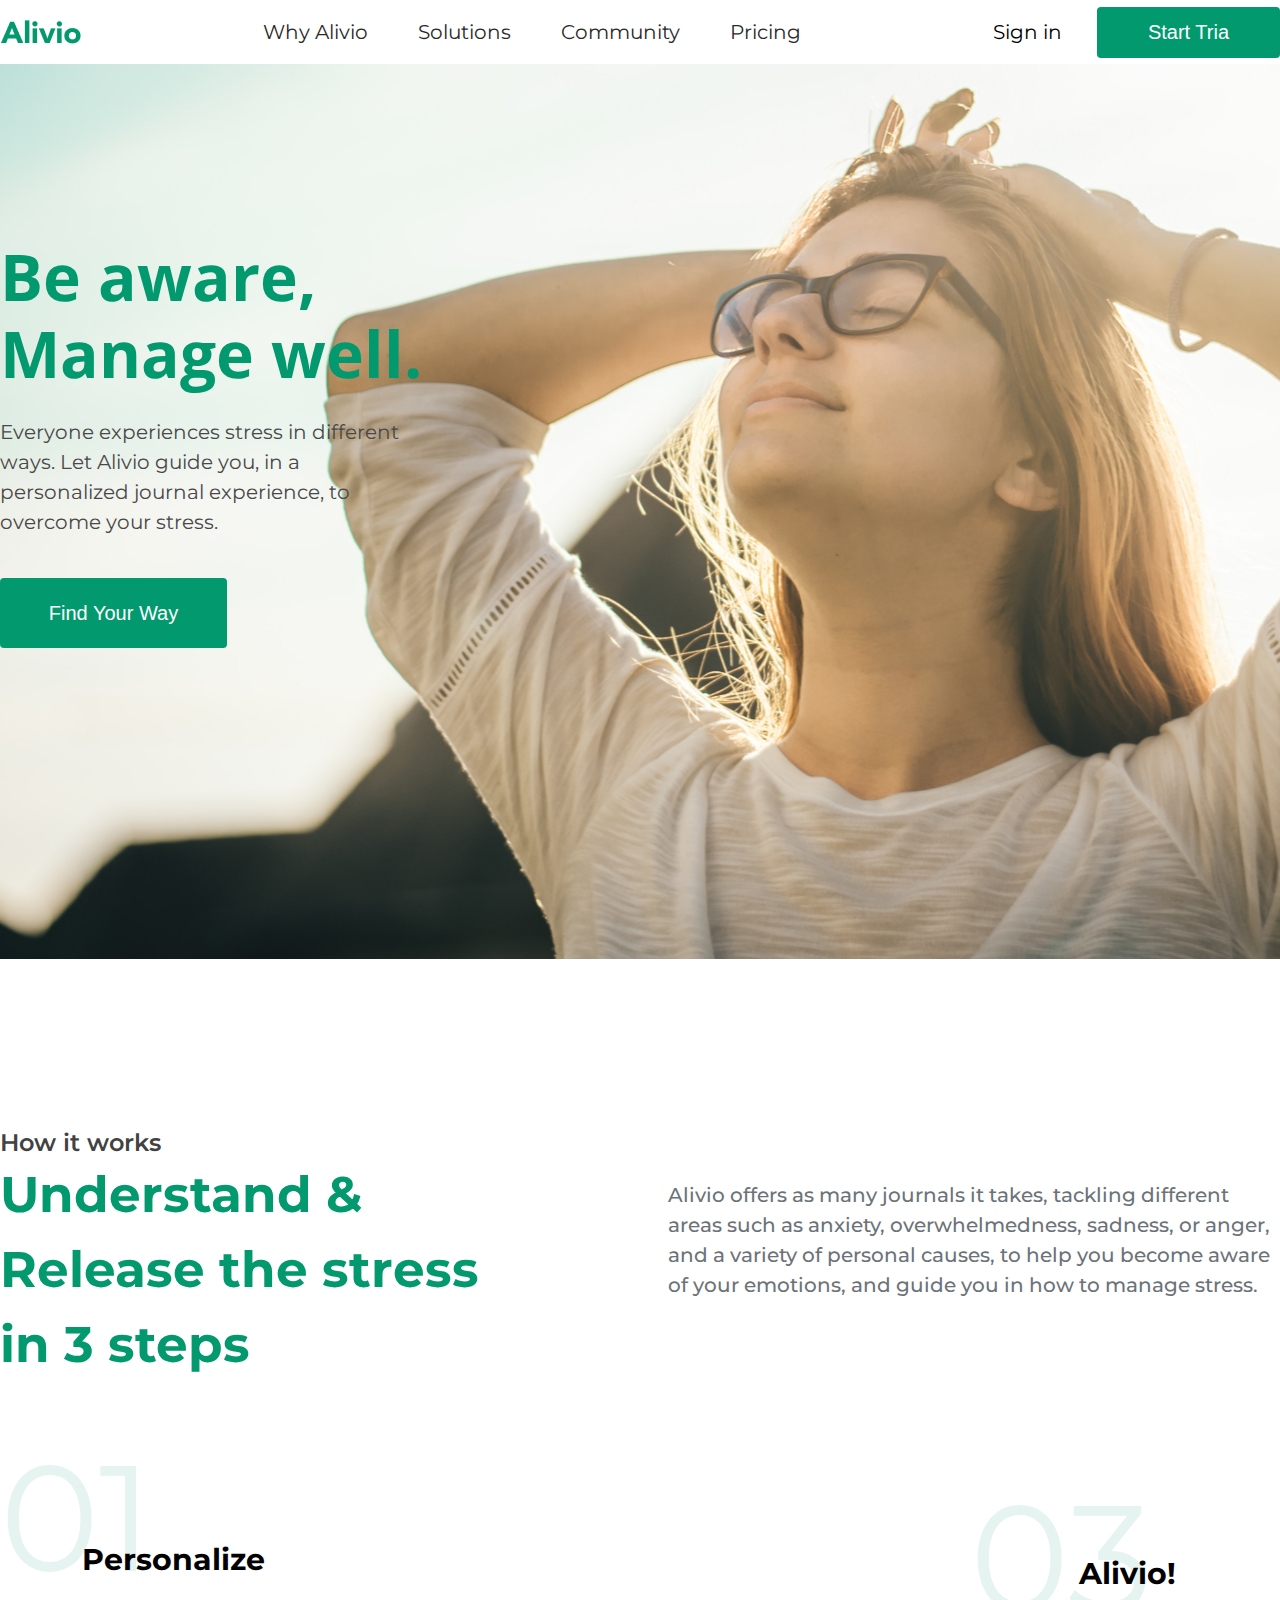
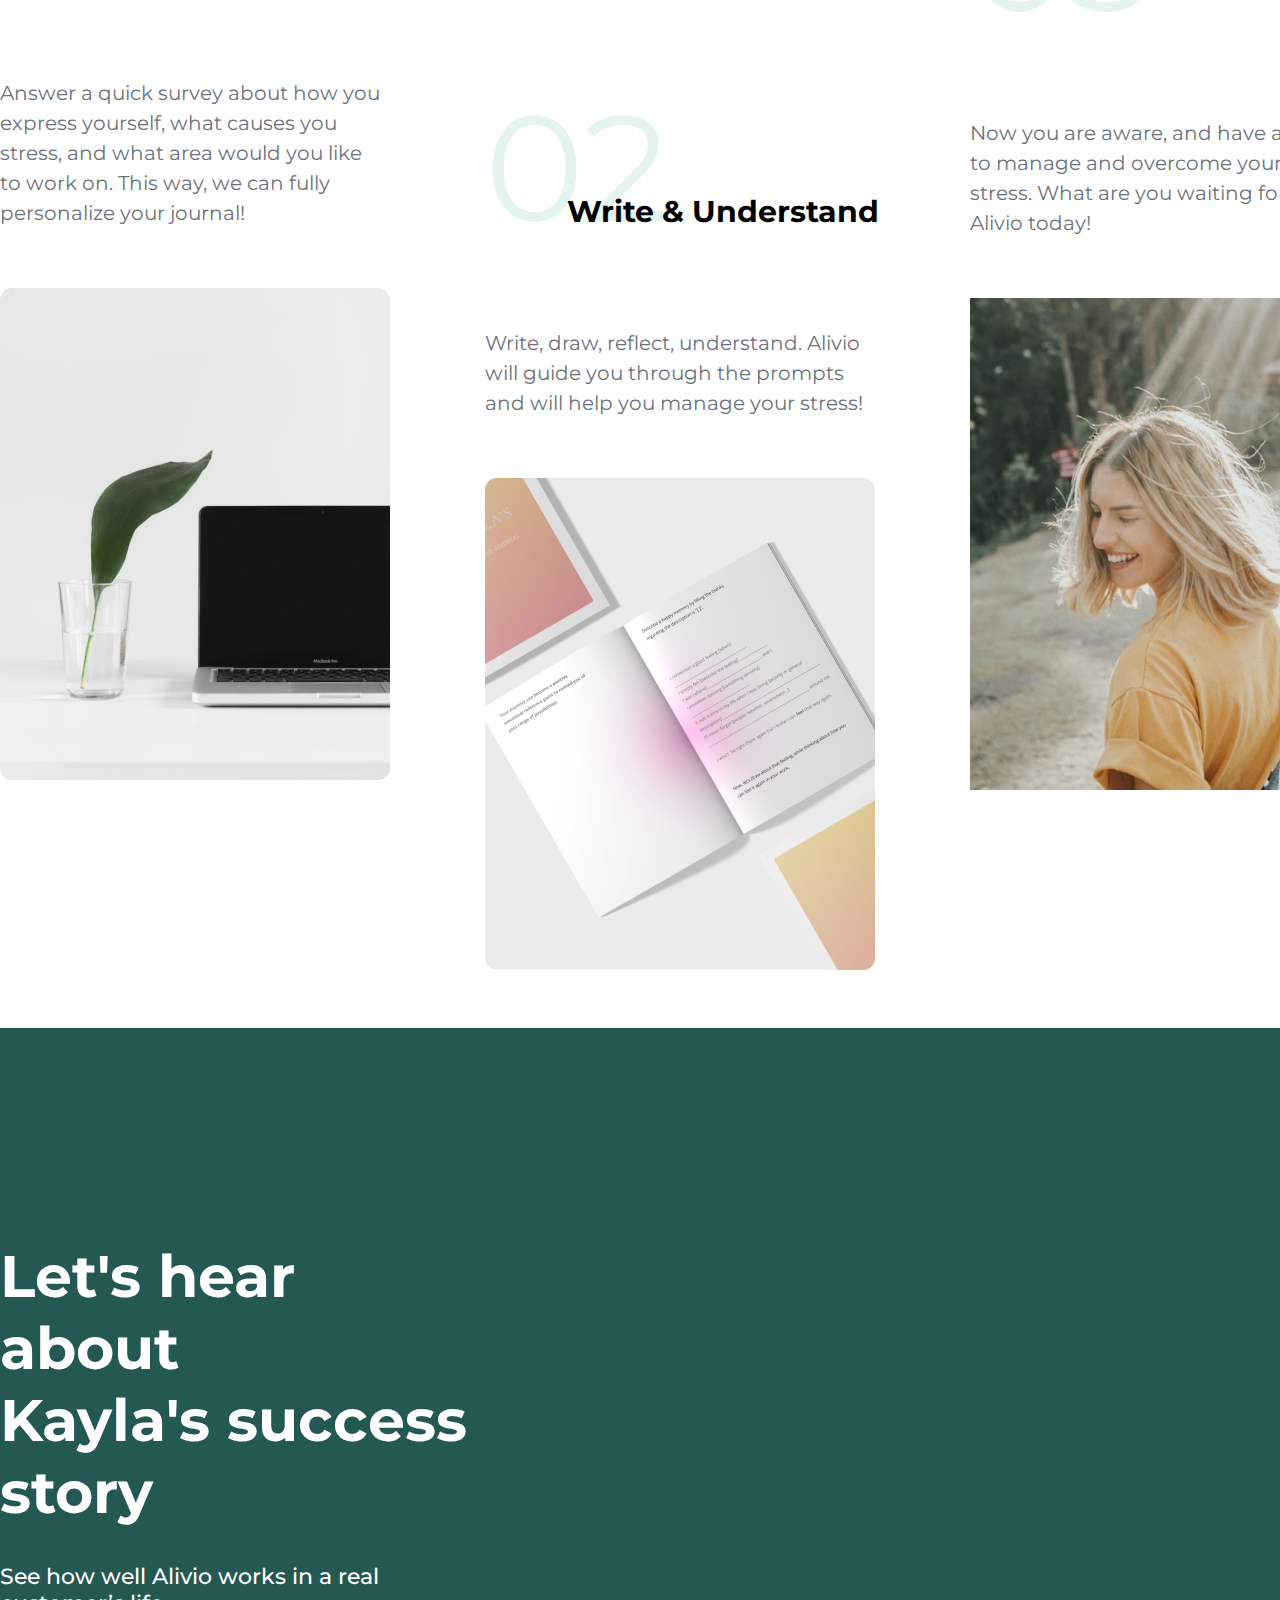
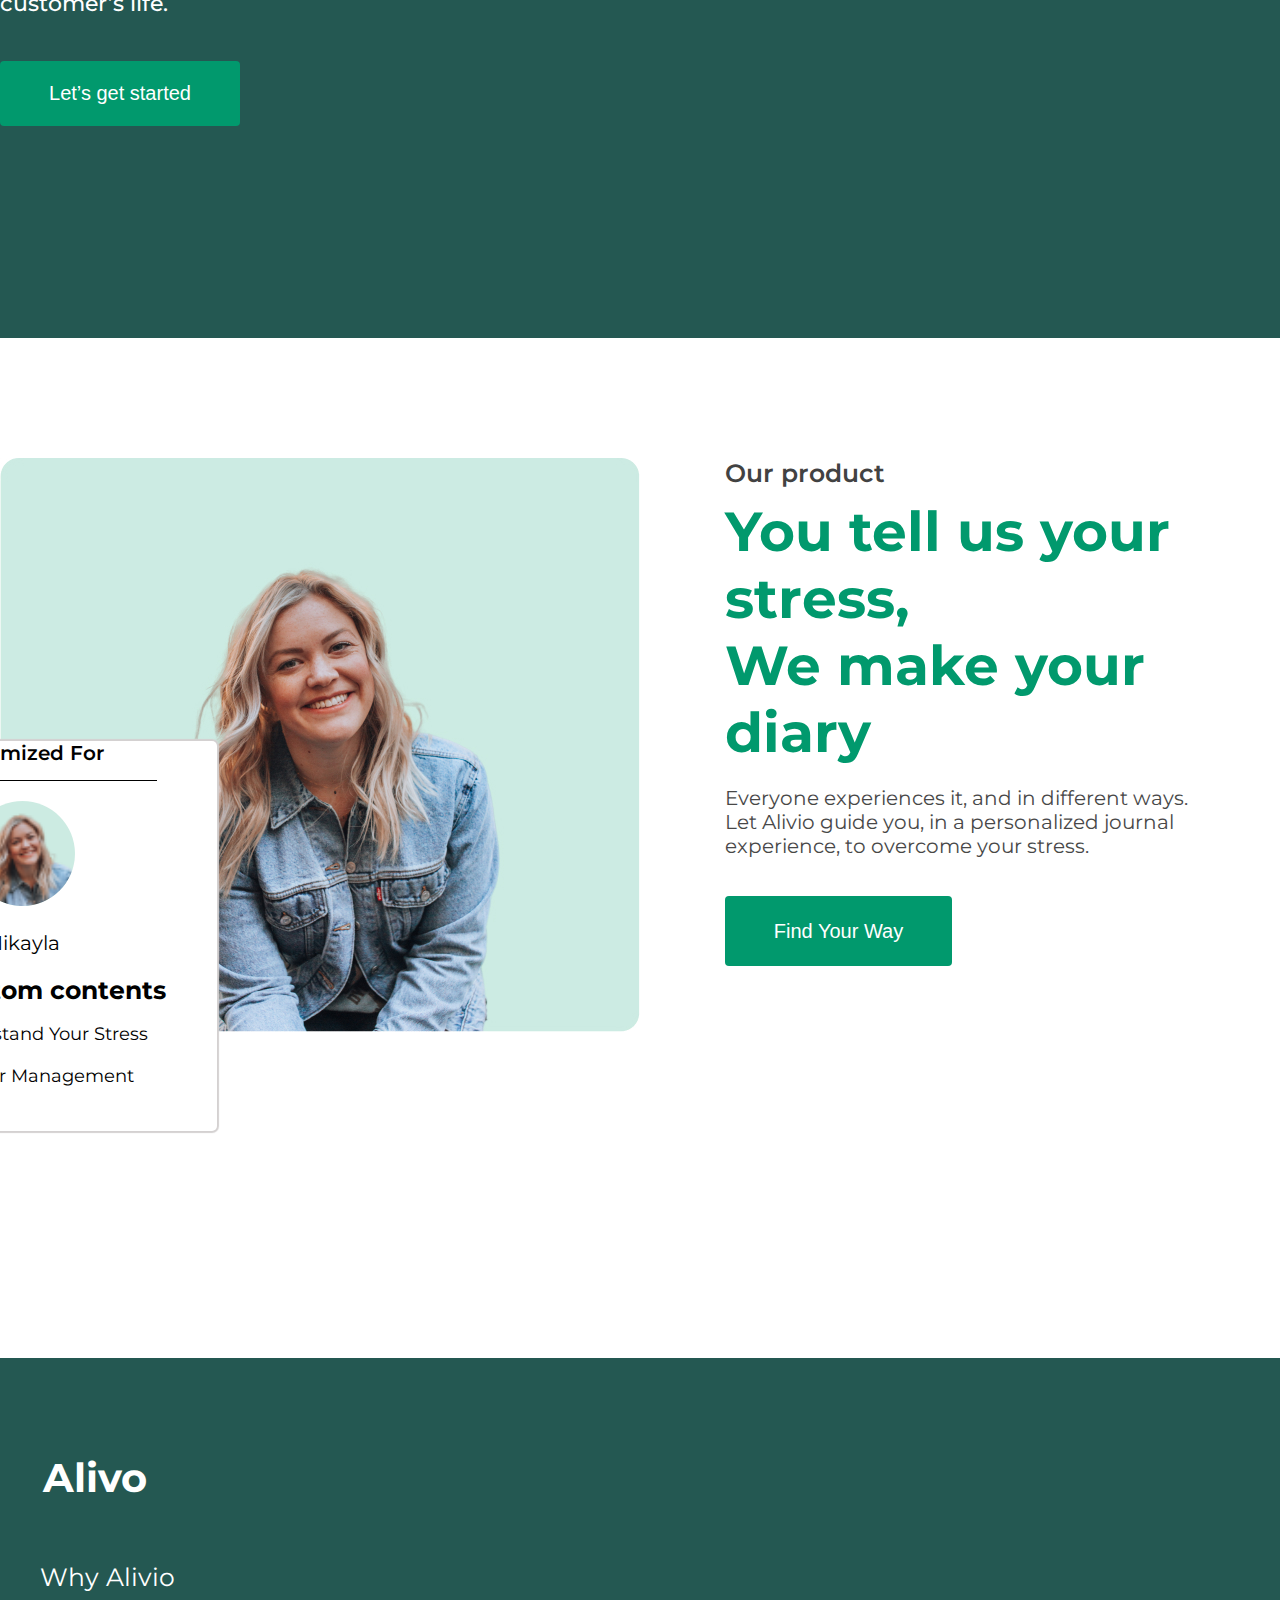
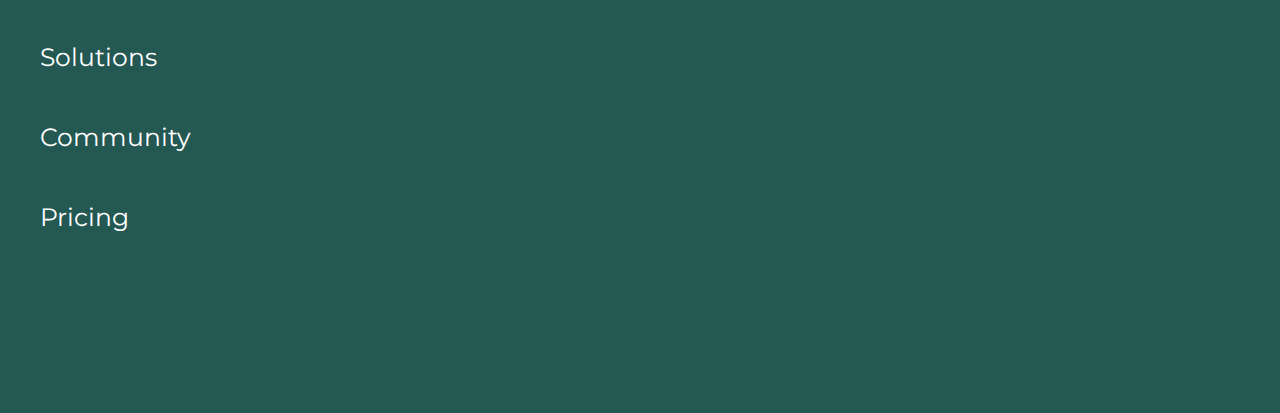
<file: index.html>
<!DOCTYPE html>
<html lang="en">
<head>
    <meta charset="UTF-8">
    <meta http-equiv="X-UA-Compatible" content="IE=edge">
    <meta name="viewport" content="width=device-width, initial-scale=1.0">
    <link rel="stylesheet" href="css/style.css">
    <link href="https://fonts.googleapis.com/css2?family=Montserrat:wght@400;500;600&family=Open+Sans:wght@700&display=swap" rel="stylesheet">
    <meta name="description" content="Alivio" />
    <meta name="keywords" content="Alivio"/>

    <title>Alivio</title>

    <script src="https://cdnjs.cloudflare.com/ajax/libs/jquery/3.6.0/jquery.min.js" integrity="sha512-894YE6QWD5I59HgZOGReFYm4dnWc1Qt5NtvYSaNcOP+u1T9qYdvdihz0PPSiiqn/+/3e7Jo4EaG7TubfWGUrMQ==" crossorigin="anonymous" referrerpolicy="no-referrer"></script>
</head>
<body>

<!--.Header-->
<header>
    <div class="container">
        <div class="header__inner">
            <div class="header__logo">
                <img class="header__" src="image/Logo.png" alt="">
            </div>
            <div class="header__nav">
                <nav class="header__menu">
                    <ul class="header__list">
                        <li class="header__link"><a href="#" data-scroll="#info">Why Alivio</a></li>
                        <li class="header__link"><a href="#" data-scroll="#story">Solutions</a></li>
                        <li class="header__link" data-scroll="#diary"><a href="#">Community</a></li>
                        <li class="header__link"><a href="#">Pricing</a></li>

                    </ul>
                </nav>
            </div>
            <div class="header__search">
                <a class="header__sign" href="">Sign in</a>
                <button class="header__search-button">Start Tria</button>
            </div>
        </div>
    </div>
</header>
<!--//.Header-->

<!--.Intro-->
<div class="intro">
    <div class="container">
        <div class="intro__title"><h1>Be aware,<br>Manage well.</h1></div>
        <p class="intro__text">Everyone experiences stress in different ways.
            Let Alivio guide you, in a personalized journal experience, to overcome your stress.</p>
        <button class="intro__batton">Find Your Way</button>
    </div>
</div>
<!--//.Intro-->

<!--.Info-->
<div class="info">
    <div class="container" id="info">
            <div class="info__works">How it works</div>
            <div class="info__content">
                <h2 class="info__title">Understand & Release
                    the stress in 3 steps</h2>
                <div class="info__subtext">Alivio offers as many journals it takes, tackling different areas such as anxiety, overwhelmedness, sadness, or anger, and a variety of personal causes, to help you become aware of your emotions, and guide you in how to manage stress.</div>
            </div>
            <div class="info__inner">
                <div class="info__item">
                    <div class="info__number">01</div>
                    <div class="info__name">Personalize</div>
                    <div class="info__text">Answer a quick survey about how you express yourself, what causes you stress, and what area would you like to work on. This way, we can fully personalize your journal!</div>
                    <img src="image/info1.jpg" alt="">
                </div>
                <div class="info__item info__item-bottom">
                    <div class="info__number">02</div>
                    <div class="info__name">Write & Understand</div>
                    <div class="info__text">Write, draw, reflect, understand. Alivio will guide you through the prompts and will help you manage your stress!</div>
                    <img src="image/info2.jpg" alt="">
                </div>
                <div class="info__item info__item-height">
                    <div class="info__number">03</div>
                    <div class="info__name">Alivio!</div>
                    <div class="info__text">Now you are aware, and have a way to manage and overcome your own stress.
                        What are you waiting for? Alivio today!</div>
                    <img class="info__photo" src="image/info3.jpg" alt="">
                </div>
         </div>
    </div>
</div>
<!--//.Info-->
<!--.Story-->
<div class="story">
    <div class="container" id="story">
        <div class="story__inner">
            <div class="story__title">
                <h3>Let's hear about <br>Kayla's success story</h3>
                <div class="story__text">See how well Alivio works in a real customer’s life. </div>
                <button class="story__button">Let’s get started</button>
            </div>
            <div class="story__video">
            <iframe width="800" height="470" src="https://www.youtube.com/embed/C5q0ULg0nmY" title="YouTube video player" frameborder="0" allow="accelerometer; autoplay; clipboard-write; encrypted-media; gyroscope; picture-in-picture" allowfullscreen></iframe>
            </div>
        </div>
    </div>
</div>
<!--//.Story-->

<!--.Diary-->
<div class="diary">
    <div class="container" id="diary">
        <div class="diary__inner">
            <div class="diary__photo">
                <img class="diary__photo1" src="image/diary__photo1.jpg" alt="">
                <div class="diary__questions">
                    <div class="diary__questions-text">Customized For</div>
                    <img class="diary__photo1-min" src="image/diary__photo2.png" alt="">
                    <div class="diary__name">Mikayla</div>
                    <div class="diary__subtitle">Your custom contents</div>
                    <ul class="diary__info">
                        <li> Understand Your Stress</li>
                        <li> Anger Management</li>
                    </ul>
                </div>
            </div>
            <div class="diary__content">
                <div class="diary__product">Our product</div>
                <div class="diary__title"><h4>You tell us your stress,
                    <br>We make your diary</h4></div>
                <div class="diary__text"><p>Everyone experiences it, and in different ways.<br>Let Alivio guide you, in a personalized journal experience, to overcome your stress.</p></div>
                <button class="diary__button">Find Your Way</button>
            </div>
        </div>
    </div>
</div>
<!--//.Diary-->
<!--.Footer-->
<footer>
    <div class="footer">
        <div class="container">

            <div class="footer__logo">
                <span>Alivo</span>
            </div>
            <div class="footer__menu">
               <nav class="footer__nav">
                   <ul class="footer__list">
                    <li class="footer__link"><a href="#" data-scroll="#info">Why Alivio</a></li>
                    <li class="footer__link"><a href="#"data-scroll="#story">Solutions</a></li>
                    <li class="footer__link"><a href="#" data-scroll="#diary">Community</a></li>
                    <li class="footer__link"><a href="#">Pricing</a></li>
                   </ul>
                </nav>
                </div>
            </div>
    </div>
</footer>
<!--//.Footer-->

<script src="app.js"></script>
</body>
</html>
</file>
<file: css/style.css>
body{
    background: #fff;
    margin: 0;
    font-size: 20px;
    font-weight: 400;
    color: #6c7279;
    font-family: 'Montserrat', sans-serif;
}

*,
*:before,
*:after {
    box-sizing: border-box;
}

h1,h2,h3,h4,h5,h6 {
    margin: 0;
}

p {
    margin: 0;
}

/*Container*
==============*/
.container {
    max-width: 1391px;
    width: 100%;
    margin: 0 auto;
}
/*//Container*
==============*/

/*Header*
==============*/

.header {
    width: 100%;
    max-width: 1920px;
    height: 85px;
    background-color: #ffffff;
}

.header__inner {
    display: flex;
    justify-content: space-between;
}

.header__logo {
    display: flex;
    align-items: center;
}

.header__list {
    display: flex;
    list-style: none;
}

.header__link a {
    text-decoration: none;
    font-size: 20px;
    color: #292929;
    margin-right: 50px;
}

.header__link:last-child {
    margin-right: 0;
}

.header__search {
    display: flex;
    align-items: center;
}

.header__sign {
    font-size: 20px;
    color: #000000;
    margin-right: 35px;
    text-decoration: none;
}

.header__sign:last-child {
    margin-right: 0;
}

.header__search-button {
    font-size: 20px;
    width: 183px;
    height: 51px;
    color: #fff;
    background-color: #01996D;
    border: 0;
    border-radius: 4px;
    padding: 13px 50px;
    cursor: pointer;
}
/*//Header*
==============*/

/*Intro*
==============*/

.intro {
    display: flex;
    width: 100%;
    height: 895px;
    background: url("../image/intro__girl.png") center no-repeat;
    background-size: cover;
}

.intro__title {
    margin-top: 175px;
    width: 440px;
    height: 148px;
    font-size: 32px;
    color: #01996D;
    font-family: 'Open Sans', sans-serif;
    font-weight: 700;
    line-height: 1.2;
}

.intro__text {
    margin-top: 30px;
    width: 420px;
    height: 123px;
    font-size: 20px;
    color: #484848;
    line-height: 1.5;
}

.intro__batton {
    margin-top: 38px;
    width: 227px;
    height: 70px;
    border: 0;
    border-radius: 4px;
    background-color: #01996D;
    color: #ffffff;
    font-size: 20px;
}

/*//Intro*
==============*/

/*Info*
==============*/

.info {
    width: 100%;
    height: 1500px;
}

.info__works {
    margin-top: 169px;
    font-size: 24px;
    color: #424242;
    font-weight: 600;
}

.info__content {
    display: flex;
    justify-content: space-between;
}

.info__title {
    margin-right: 136px;
    width: 584px;
    height: 158px;
    font-size: 50px;
    font-weight: 700;
    color: #01996D;
    line-height: 1.5;
}

.info__subtext {
    padding: 23px 0;
    width: 671px;
    height: 269px;
    font-size: 20px;
    font-weight: 500;
    line-height: 1.5;
}

.info__inner {
    display: flex;
}

.info__item {
    margin-right: 95px;
}

.info__item-height {
    padding-top: 40px;
}

.info__item-height .info__name {
    position: relative;
    top: 8%;
    left: 28%;
}

.info__item-bottom {
    padding-top: 250px;
}

.info__item-bottom .info__name {
    position: relative;
    top: 13%;
    left: 21%;
}

.info__number {
    position: absolute;
    font-size: 150px;
    font-weight: 400;
    color: #01996D33;
    opacity: .50;
}

.info__name {
    position: relative;
    top: 10%;
    left: 21%;
    margin-bottom: 155px;
    font-size: 30px;
    font-weight: 700;
    color: #000000;
}

.info__text {
    padding-top: 60px;
    margin-bottom: 60px;
    width: 382px;
    font-size: 20px;
    line-height: 1.5;

}

.info__photo {
    margin-bottom: 60px;
}

/*//Info*
==============*/

/*Story*
==============*/
.story {
    display: flex;
    align-items: center;
    width: 100%;
    height: 910px;
    background: #245852;
}

.story__inner {
    display: flex;
    justify-content: space-between;
}

.story__title {
    margin: 70px 0;
    font-size: 50px;
    color: #fff ;
}

.story__video {
    margin: 50px 0;
}


.story__text {
    margin: 35px 0;
    font-size: 22px;
    color: #fff;
    font-weight: 500;
}

.story__button {
    width: 240px;
    height: 65px;
    background-color: #01996D;
    color: #fff;
    border: 0;
    border-radius: 4px;
    font-size: 20px;
}
/*//Story*
==============*/

/*Diary*
==============*/

.diary {
    width: 100%;
    height: 900px;
}

.diary__inner {
    margin-top: 120px;
    display: flex;
    justify-content: space-between;
}

.diary__photo {
    margin-right: 85px;
    position: relative;
    width: 640px;
    height: 570px;
    background-color: #01996D33;
}

.diary__questions {
    position: absolute;
    bottom: -18%;
    left: -27%;
    z-index: 5;
    background-color: #fff;
    text-align: center;
    width: 390px;
    height: 390px;
    box-shadow: 0 0 1px 2px #d4d1d1;
    border-radius: 5px;
}

.diary__questions-text {
    font-size: 20px;
    margin: 0 60px;
    padding-bottom: 15px;
    color: #000;
    font-weight: 600;
    border-bottom: 1px solid #000;

}

.diary__photo1-min {
    margin: 20px 0;
    font-size: 20px;
    width: 105px;
    height: 105px;
    border-radius: 100px;
    background-color: #01996D33;
}

.diary__name {
    margin-bottom: 20px;
    font-size: 20px;
    color: #000000;
}

.diary__subtitle {
    font-size: 25px;
    color: #000000;
    font-weight: 700;
}

.diary__info {
    font-size: 18px;
    color: #000000;
}

.diary__info li {
    margin: 0 0 20px;
}

.diary__product {

    font-size: 25px;
    color: #424242;
    font-weight: 600;
}

.diary__title {
    margin: 10px 0 20px;
    font-size: 55px;
    color: #01996D;
    font-weight: 700;
}

.diary__text {
    font-size: 20px;
    font-weight: 400;
    color: #484848;
}

.diary__button {
    margin-top: 38px;
    width: 227px;
    height: 70px;
    border: 0;
    border-radius: 4px;
    background-color: #01996D;
    color: #ffffff;
    font-size: 20px;
}
/*//Diary*
==============*/

.footer {
    display: flex;
    width: 100%;
    height: 655px;
    background-color: #245852;
}

.footer__logo {
    margin: 95px 0 60px 43px;
    font-size: 40px;
    color: #ffffff;
    font-weight: 700;
    margin-left: 43px;
}

.footer__list {
    list-style: none;
}

.footer__link a {
    display: block;
    margin-bottom: 50px;
    color: #ffffff;
    font-size: 25px;
    text-decoration: none;

}
</file>
